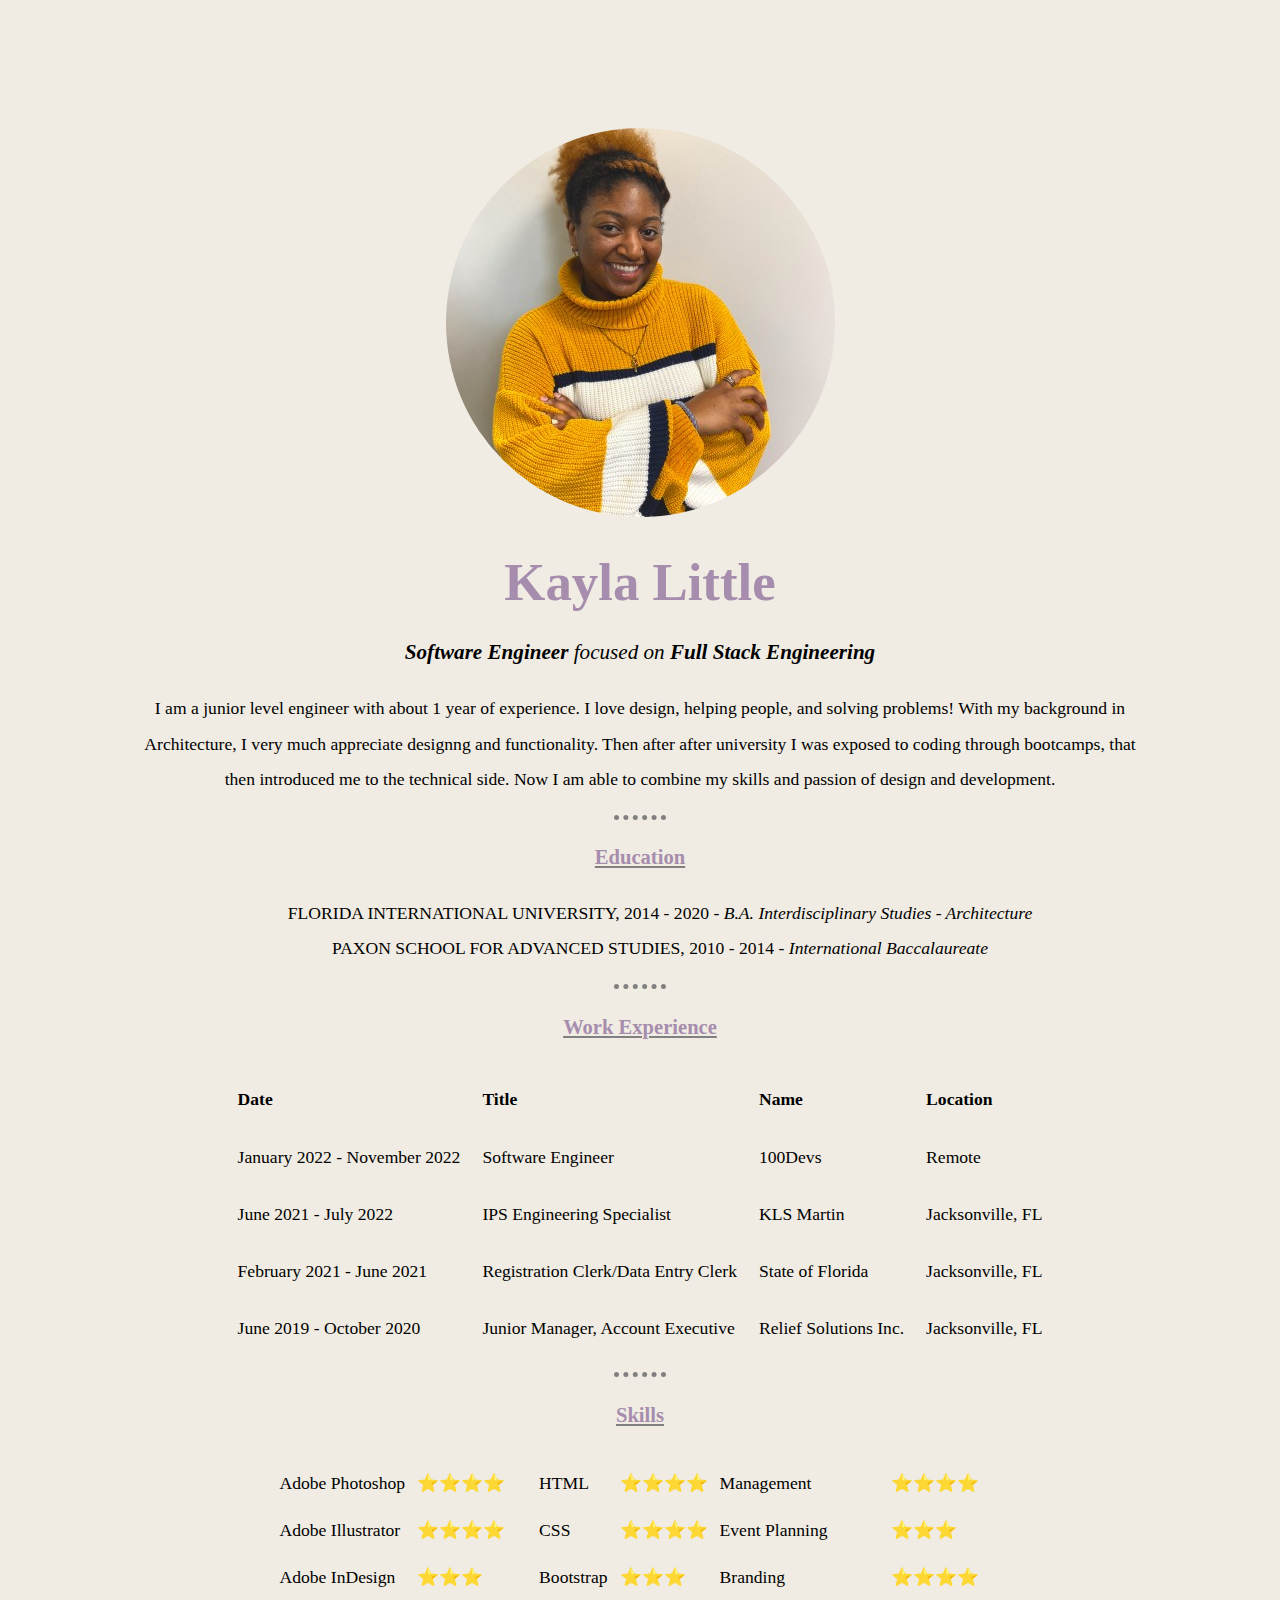
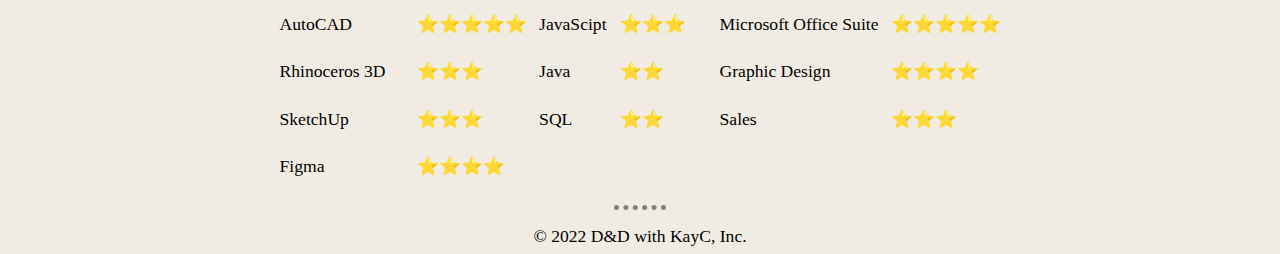
<file: index.html>
<!DOCTYPE html>

</html>

<head>
  <meta charset="utf-8">
  <title>Kayla's Personal Site</title>
  <link rel="stylesheet" href="css/styles.css">
</head>

<body>
  <img class="profile-pic" src="KaylaLittlecircled.png" alt="Kayla's profile picture.">
  <h1>Kayla Little</h1>
  <p class="heading-title"><em><strong>Software Engineer</strong> focused on <strong>Full Stack Engineering</strong></em></p>
  <p>I am a junior level engineer with about 1 year of experience. I love design, helping people, and solving problems! With my background in Architecture, I very much appreciate designng and functionality. Then after after university I was exposed to coding through bootcamps, that then introduced me to the technical side. Now I am able to combine my skills and passion of design and development. </p>
  <hr>
  <h3>Education</h3>
  <ul>
    <li>FLORIDA INTERNATIONAL UNIVERSITY, 2014 - 2020 - <em>B.A. Interdisciplinary Studies - Architecture</em></li>
    <li>PAXON SCHOOL FOR ADVANCED STUDIES, 2010 - 2014 - <em>International Baccalaureate</em></li>
  </ul>
  <hr>
  <h3>Work Experience</h3>
   <table class="work-table" cellspacing="12 " cellpadding="5, 10">
     <thead>
       <tr>
         <th>Date</th>
         <th>Title</th>
         <th>Name</th>
         <th>Location</th>
       </tr>
     </thead>
    <tbody>
      <tr>
        <td>January 2022 - November 2022</td>
        <td>Software Engineer</td>
        <td>100Devs</td>
        <td>Remote</td>
      </tr>
      <tr>
        <td>June 2021 - July 2022</td>
        <td>IPS Engineering Specialist</td>
        <td>KLS Martin</td>
        <td>Jacksonville, FL</td>
      </tr>
      <tr>
        <td>February 2021 - June 2021</td>
        <td>Registration Clerk/Data Entry Clerk</td>
        <td>State of Florida</td>
        <td>Jacksonville, FL</td>
      </tr>
      <tr>
        <td>June 2019 - October 2020</td>
        <td>Junior Manager, Account Executive</td>
        <td>Relief Solutions Inc.</td>
        <td>Jacksonville, FL</td>
      </tr>
      
    </tbody>
   </table>
  <hr>
  <h3>Skills</h3>
  <table class="skills-table" cellspacing=12 cellpadding="0 0 0 5">
    <tr>
        <td>Adobe Photoshop</td>
        <td>⭐⭐⭐⭐</td>
        <td>HTML</td>
        <td>⭐⭐⭐⭐</td>
        <td>Management</td>
        <td>⭐⭐⭐⭐</td>
    </tr>
    <tr>
      <td>Adobe Illustrator</td>
      <td>⭐⭐⭐⭐</td>
      <td>CSS</td>
      <td>⭐⭐⭐⭐</td>
      <td>Event Planning</td>
      <td>⭐⭐⭐</td>
    </tr>
    <tr>
        <td>Adobe InDesign</td>
        <td>⭐⭐⭐</td>
        <td>Bootstrap</td>
        <td>⭐⭐⭐</td>
        <td>Branding</td>
        <td>⭐⭐⭐⭐</td>
    </tr>
    <tr>
      <td>AutoCAD</td>
      <td>⭐⭐⭐⭐⭐</td>
      <td>JavaScipt</td>
      <td>⭐⭐⭐</td>
      <td>Microsoft Office Suite</td>
      <td>⭐⭐⭐⭐⭐</td>
    </tr>
    <tr>
      <td>Rhinoceros 3D</td>
      <td>⭐⭐⭐</td>
      <td>Java</td>
      <td>⭐⭐</td>
      <td>Graphic Design</td>
      <td>⭐⭐⭐⭐</td>
    </tr>
    <tr>
      <td>SketchUp</td>
      <td>⭐⭐⭐</td>
      <td>SQL</td>
      <td>⭐⭐</td>
      <td>Sales</td>
      <td>⭐⭐⭐</td>
    </tr>
    <tr>
      <td>Figma</td>
      <td>⭐⭐⭐⭐</td>
      
    </tr>
  </table>
  <hr>
</body>
</html>
<footer>
  © 2022 D&D with KayC, Inc.
</footer>
</file>
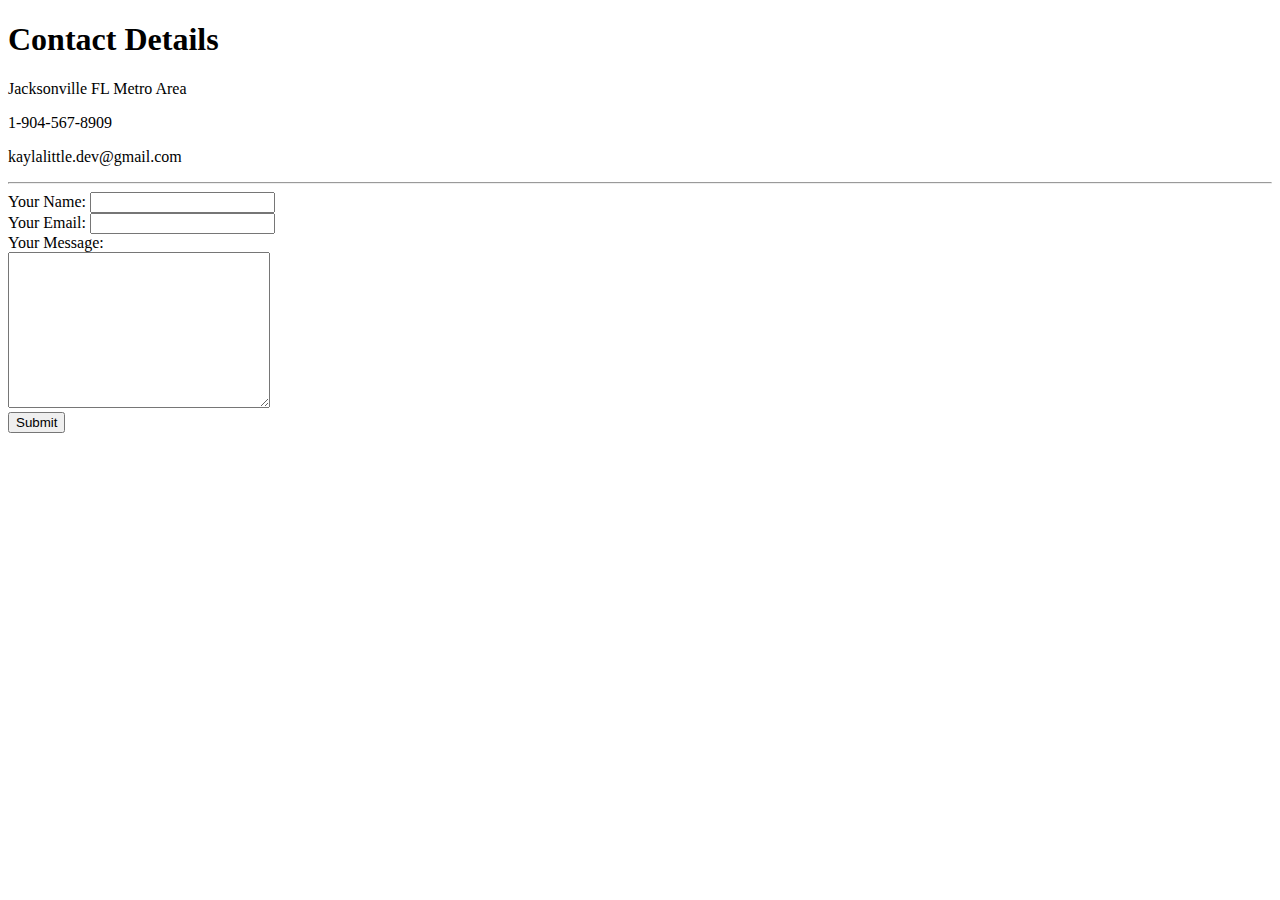
<file: contactMe.html>
<!DOCTYPE html>
<html >
  <head>
    <meta charset="utf-8">
    <title>Contact Me</title>
  </head>
  <body>
     <h1>Contact Details</h1>
      <p>Jacksonville FL Metro Area</p>
      <p>1-904-567-8909</p>
      <p>kaylalittle.dev@gmail.com</p>
    <hr>
    <form class="" action="mailto:kaylalittle.dev@gmail.com" method="post" enctype="text/plain">
			<label for="name">Your Name:</label>
      <input type="text" name="yourName" value=""><br>
			<label>Your Email:</label>
      <input type="email" name="yourEmail" value=""><br>
			<label>Your Message:</label><br>
      <textarea name="yourMessage" rows="10" cols="30"></textarea><br>
      <input type="submit" name="">													
    </form>
  </body>
</html>
</file>
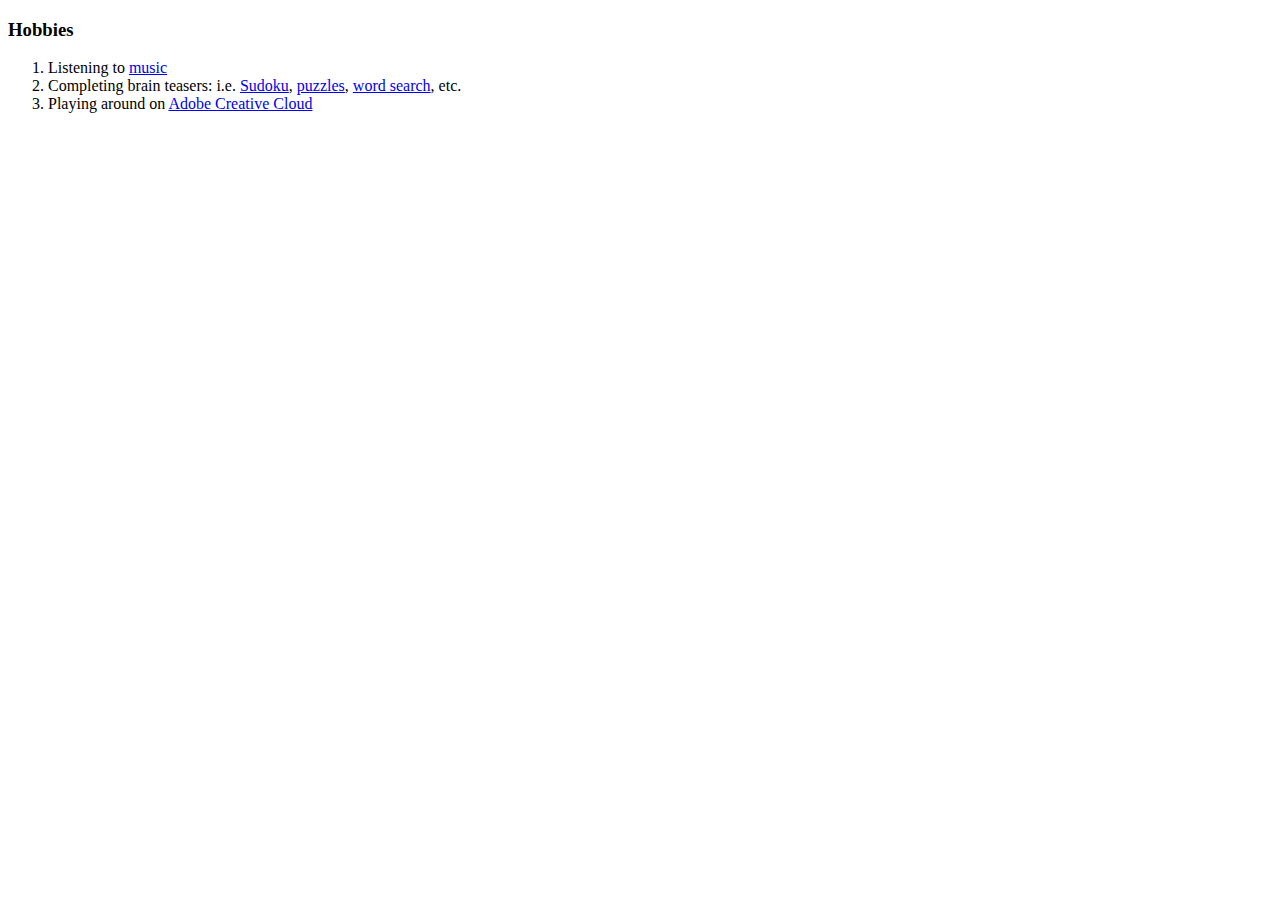
<file: hobbies.html>
<!DOCTYPE html>
<html>
  <head>
    <meta charset="utf-8">
    <title>My Hobbies</title>
  </head>
  <body>
    <h3>Hobbies</h3>
    <ol>
      <li>Listening to <a href="https://www.youtube.com/watch?v=KJViHi-dSxY">music</a></li>
      <li>Completing brain teasers: i.e. <a href="https://sudoku.com/">Sudoku</a>, <a href="https://www.jigsawplanet.com/">puzzles</a>, <a href="https://thewordsearch.com/">word search</a>, etc.</li>
      <li>Playing around on <a href="https://www.adobe.com/creativecloud.html">Adobe Creative Cloud</a></li>
    </ol>
</html>
</file>
<file: css/styles.css>
body {
    background-color:#F0ECE3;
    margin: 10%;
    position: absolute;
    text-align: center;
    line-height: 2em;
    font-size: 1.1em;
  }

  hr{
    border-style: none;
    border-top-style: dotted;
    height: 0px;
    border-color: grey;
    border-width: 5px;
    width: 5%;
  }

  h1{
    color: #A68DAD;
    font-size: 3em;
  }

  h3{
    color: #A68DAD;
    text-decoration: underline solid grey;
  }
 
  li{
    list-style: none;
  }

  .heading-title{
    font-size: 1.2em;
  }

  .work-table{
    margin: auto;
    text-align: left;
  }

  .skills-table{
    margin: auto;
    text-align: left;
  }
</file>
